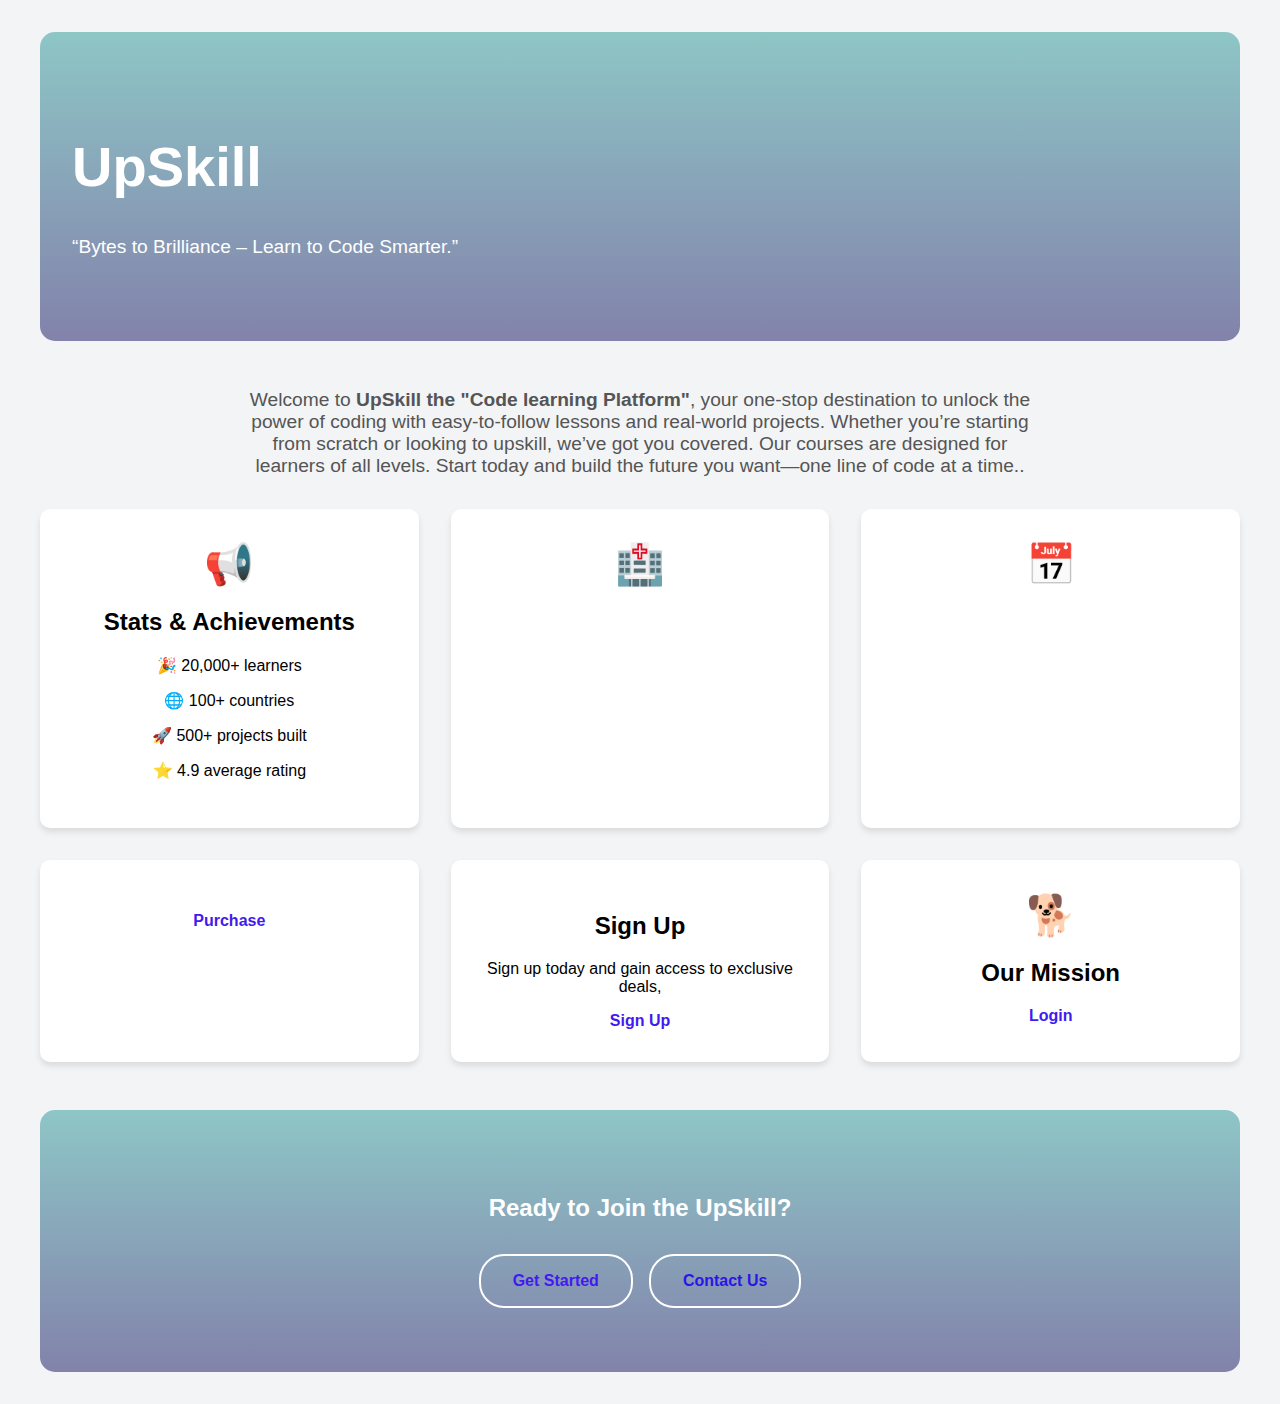
<file: about.html>
<!DOCTYPE html>
<html lang="en">
<head>
  <meta charset="UTF-8" />
  <meta name="viewport" content="width=device-width, initial-scale=1.0"/>
  <title>About Us - UpSkill</title>
  <link rel="stylesheet" href="about.css" />
</head>
<body>

  <div class="about-container">

    <!-- Hero Section -->
    <section class="hero-section">
      <div class="hero-content">
        <h1 class="hero-title">UpSkill</h1>
        <p class="hero-subtitle">“Bytes to Brilliance – Learn to Code Smarter.”</p>
      </div>
    </section>

    <!-- About Description -->
    <p class="about-description">
      Welcome to <strong>UpSkill the "Code learning Platform"</strong>, your one-stop destination to unlock the power of coding with easy-to-follow lessons and real-world projects.
      Whether you’re starting from scratch or looking to upskill, we’ve got you covered.
      Our courses are designed for learners of all levels.
      Start today and build the future you want—one line of code at a time..
    </p>

    <!-- Offerings Grid -->
    <section class="values-grid">
      <div class="value-card">
        <div class="icon">📢</div>
        <h2>Stats & Achievements</h2>
        <p>🎉 20,000+ learners</p>
        <p>🌐 100+ countries</p>
        <p>🚀 500+ projects built</p>
        <p> ⭐ 4.9 average rating
            </p>
      </div>
      <div class="value-card">
        <div class="icon">🏥</div>
        <h2></h2>
        <p></p>
      </div>
      <div class="value-card">
        <div class="icon">📅</div>
        <h2></h2>
        <p></p>
      </div>
    </section>

    <!-- Additional Cards -->
    <section class="values-grid">
      <div class="value-card">
        <div class="icon"></div>
        <h2></h2>
        <p></p>
        <a href="/marketplace" class="cta-button primary">Purchase</a>
      </div>
      <div class="value-card">
        <div class="icon"></div>
        <h2>Sign Up</h2>
        <p>Sign up today and gain access to exclusive deals, </p>
        <a href="/signup" class="cta-button primary">Sign Up</a>
      </div>
      <div class="value-card">
        <div class="icon">🐕</div>
        <h2>Our Mission</h2>
        <p></p>
        <a href="/login" class="cta-button primary">Login</a>
      </div>
    </section>

    <!-- Call to Action -->
    <section class="cta-section">
      <h2>Ready to Join the UpSkill?</h2>
      <div class="cta-buttons">
        <a href="/signup" class="cta-button primary">Get Started</a>
        <a href="/contact" class="cta-button secondary">Contact Us</a>
      </div>
    </section>

  </div>

</body>
</html>
</file>
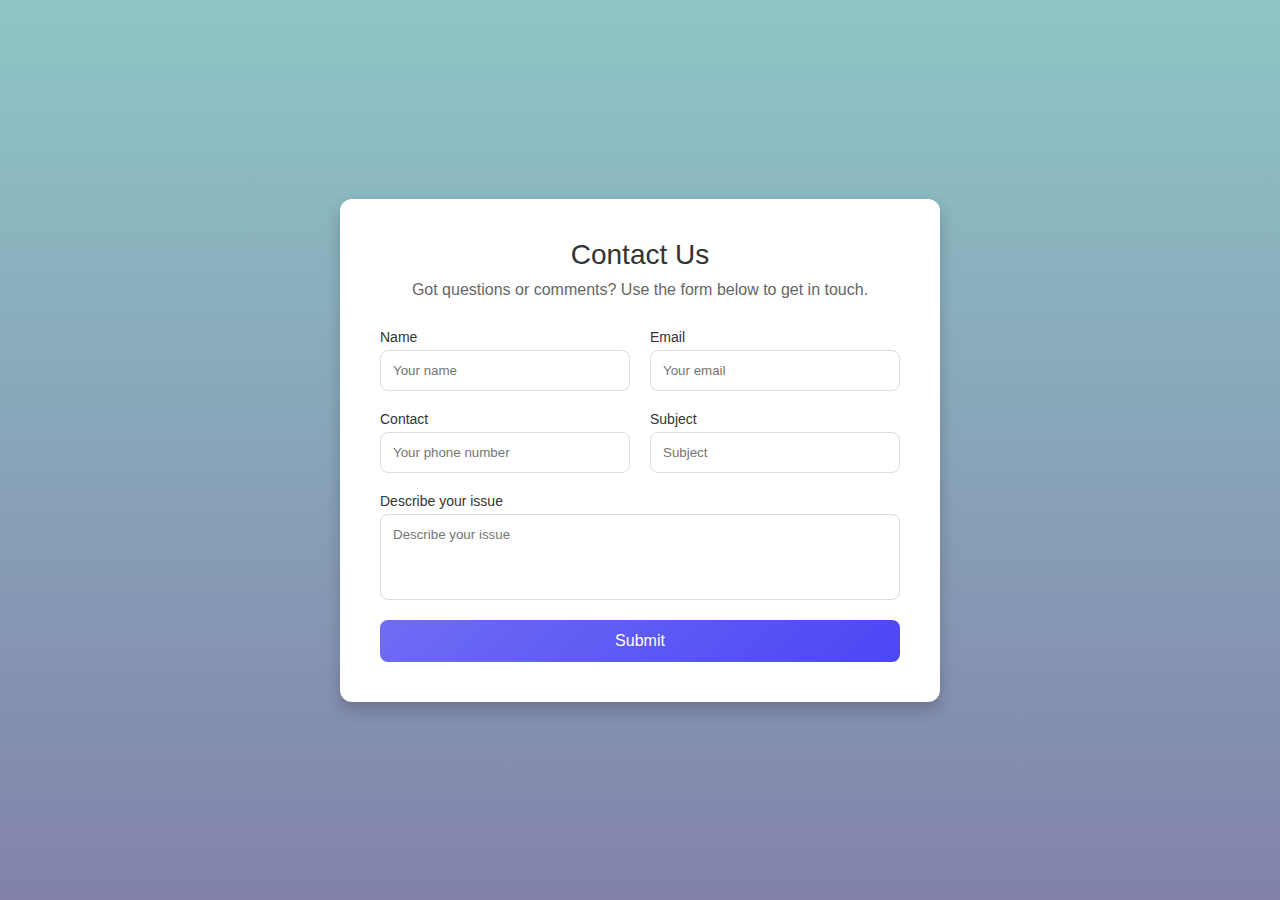
<file: contactus.html>
<html lang="en"></html>
<head>
    <meta name="viewport" content="width=device-width, initial-scale=1.0">
    <link href="contactus.css" rel="stylesheet">
    <title>Contact Form</title>

</head>
<body>

    <div class="form-wrapper">
        <h1 class="title">Contact Us</h1>
        <p class="subtitle">Got questions or comments? Use the form below to get in touch.</p>
        <form class="contact-form">
            <div class="form-row">
                <div class="form-column">
                    <label for="name" class="form-label">Name</label>
                    <input type="text" id="name" placeholder="Your name" class="form-input" required>
                </div>
                <div class="form-column">
                    <label for="email" class="form-label">Email</label>
                    <input type="email" id="email" placeholder="Your email" class="form-input" required>
                </div>
            </div>
            <div class="form-row">
                <div class="form-column">
                    <label for="contact" class="form-label">Contact</label>
                    <input type="tel" id="contact" placeholder="Your phone number" class="form-input" required>
                </div>
                <div class="form-column">
                    <label for="subject" class="form-label">Subject</label>
                    <input type="text" id="subject" placeholder="Subject" class="form-input" required>
                </div>
            </div>
            <div class="form-row">
                <div class="form-column">
                    <label for="issue" class="form-label">Describe your issue</label>
                    <textarea id="issue" placeholder="Describe your issue" rows="4" class="form-textarea" required></textarea>
                </div>
            </div>
            <button type="submit" class="submit-button">Submit</button>
        </form>
    </div>

</body>
</html>
</file>
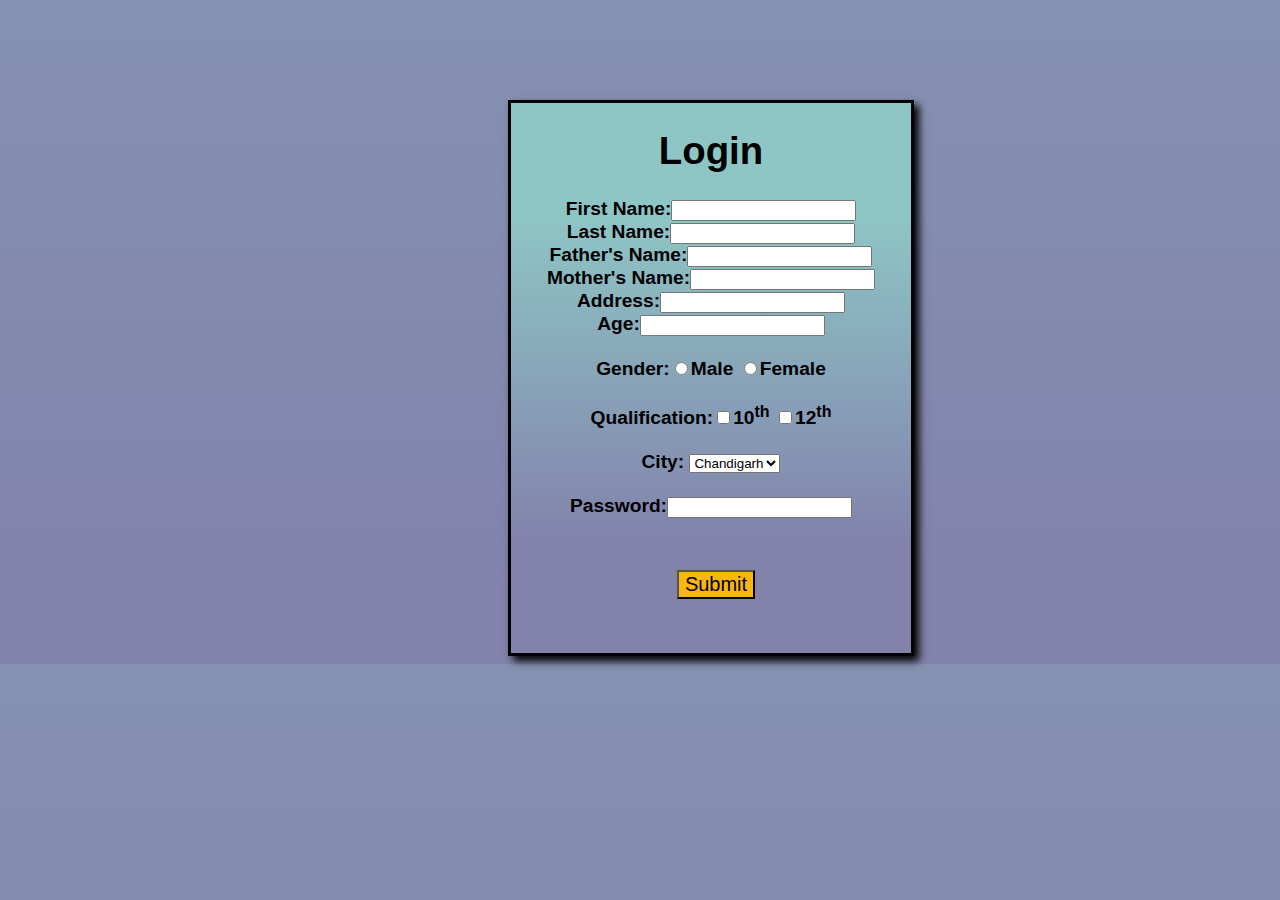
<file: login_page.html>
<!DOCTYPE html>
<html>
<head>
    <title>Login Page</title>
</head>

<style>
    div {
        background-image: linear-gradient(to top, rgb(130, 130, 171) 20%, rgb(142, 198, 198) 80%);
        border: solid black;
        height: 550px;
        width: 400px;
        margin-top: 100px;
        margin-left: 500px;
        box-shadow: 5px 5px 8px;
        justify-content: center;
        font-family: 'Gill Sans', 'Gill Sans MT', Calibri, 'Trebuchet MS', sans-serif;
        font-size: larger;
        text-align: center;
    }

    button {
        margin-top: 30px;
        margin-left: 150px;
        background-color: rgb(249, 182, 13);
    }
</style>

<body style="background-image: linear-gradient(to top, rgb(130, 130, 171) 10%, rgb(142, 198, 198) 400%);height:fit-content">
    <div>
        <h1>Login</h1>
        <b>
            First Name:<input type="text"><br>
            Last Name:<input type="text"><br>
            Father's Name:<input type="text"><br>
            Mother's Name:<input type="text"><br>
            Address:<input type="text"><br>
            Age:<input type="number"><br><br>
            Gender:<input type="radio" name="gender">Male
            <input type="radio" name="gender">Female<br><br>
            Qualification:<input type="checkbox">10<sup>th</sup>
            <input type="checkbox">12<sup>th</sup><br><br>
            City:
            <select>
                <option>Chandigarh</option>
                <option>Mohali</option>
                <option>Panchkula</option>
            </select><br><br>
            Password:<input type="password"><br><br>
            <button style="font-size: 20px;margin-left:10px">Submit</button>
        </b>
    </div>
</body>
</html>
</file>
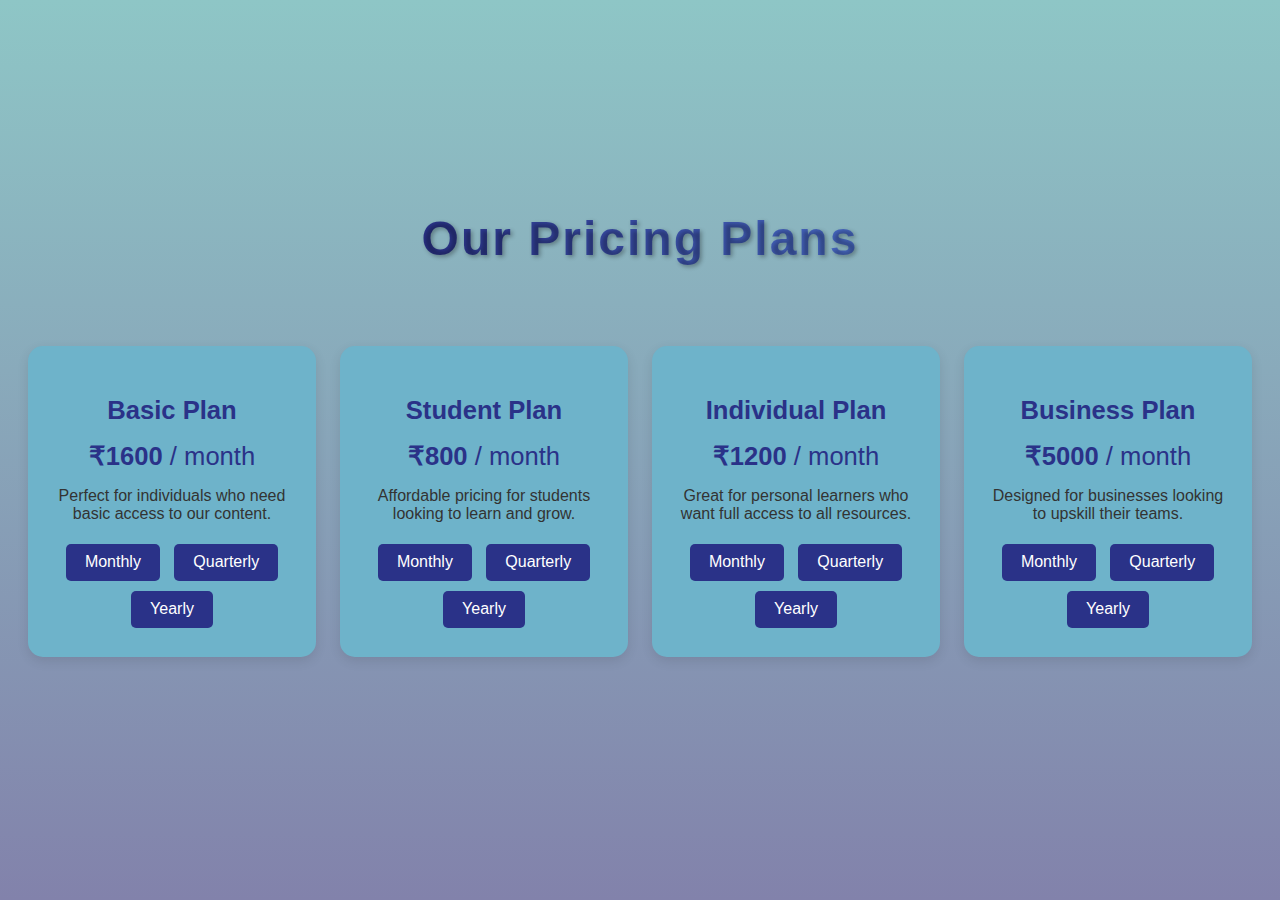
<file: subscriptions.html>
<!DOCTYPE html>
<!-- saved from url=(0138)file:///Users/ruhanisachdeva/Library/Containers/net.whatsapp.WhatsApp/Data/tmp/documents/EC061C3E-9C7C-4B26-A56D-F80E3F3AFCCB/pricing.html -->
<html lang="en"><head><meta http-equiv="Content-Type" content="text/html; charset=UTF-8">
    
    <meta name="viewport" content="width=device-width, initial-scale=1.0">
    <title>Pricing Plans</title>
    <style>
        /* CSS for the pricing cards and buttons */
        body {
            font-family: 'Arial', sans-serif;
            background: linear-gradient(to top, rgb(130, 130, 171) 0%, rgb(142, 198, 198) 100%);
            display: flex;
            align-items: center;
            justify-content: center;
            height: 100vh;
            margin: 0;
            flex-direction: column;
        }

        /* Style for the heading */
        .pricing-heading {
            font-size: 3rem;
            font-weight: 700;
            color: #3e3eb6;
            text-align: center;
            margin-bottom: 3rem;
            background: linear-gradient(to right, #2a3288, #4768c1);
            -webkit-background-clip: text;
            color: transparent;
            text-shadow: 2px 2px 4px rgba(0, 0, 0, 0.3);
            letter-spacing: 2px;
            animation: headingAnimation 2s ease-in-out infinite alternate;
        }

        @keyframes headingAnimation {
            0% {
                transform: translateY(0);
                opacity: 1;
            }
            50% {
                transform: translateY(-10px);
                opacity: 0.8;
            }
            100% {
                transform: translateY(0);
                opacity: 1;
            }
        }

        .pricing-container {
            display: flex;
            gap: 1.5rem;
            justify-content: center;
            padding: 2rem;
        }
        .pricing-card {
            background-color: #6eb3ca;
            border-radius: 15px;
            padding: 1.5rem;
            box-shadow: 0px 4px 12px rgba(0, 0, 0, 0.1);
            text-align: center;
            width: 240px;
            transition: transform 0.3s ease-in-out;
        }
        .pricing-card:hover {
            transform: scale(1.05);
        }
        .pricing-card h3 {
            color: #2a3288;
            font-size: 1.6rem;
            margin-bottom: 1rem;
        }
        .price {
            font-size: 1.6rem;
            color: #2a3288;
            margin: 0.5rem 0;
        }
        .price-value {
            font-weight: bold;
            transition: all 0.3s ease;
        }
        .select-plan-btn {
            background-color: #2a3288;
            color: white;
            border: none;
            padding: 0.6rem 1.2rem;
            margin: 0.3rem;
            border-radius: 5px;
            cursor: pointer;
            transition: background-color 0.3s ease;
            font-size: 1rem;
        }
        .select-plan-btn:hover {
            background-color: #53adbb;
        }
        .select-plan-btn.active {
            background-color: #53adbb;
            font-weight: bold;
        }
        @keyframes priceChange {
            from {
                transform: scale(1.1);
                opacity: 0.8;
            }
            to {
                transform: scale(1);
                opacity: 1;
            }
        }
        .animate-price {
            animation: priceChange 0.3s ease-in-out;
        }
        .pricing-card p {
            font-size: 1rem;
            color: #333;
        }
        .highlight {
            font-size: 1.2rem;
            color: #28a745;
        }
    </style>
</head>
<body>

    <div class="pricing-heading">
        Our Pricing Plans
    </div>

    <div class="pricing-container">
        <div class="pricing-card">
            <h3>Basic Plan</h3>
            <div class="price">
                <span id="basic-price" class="price-value">₹1600</span>
                <span class="price-period">/ month</span>
            </div>
            <p>Perfect for individuals who need basic access to our content.</p>
            <button class="select-plan-btn" data-plan="monthly">Monthly</button>
            <button class="select-plan-btn" data-plan="quarterly">Quarterly</button>
            <button class="select-plan-btn" data-plan="yearly">Yearly</button>
        </div>

        <div class="pricing-card">
            <h3>Student Plan</h3>
            <div class="price">
                <span id="student-price" class="price-value">₹800</span>
                <span class="price-period">/ month</span>
            </div>
            <p>Affordable pricing for students looking to learn and grow.</p>
            <button class="select-plan-btn" data-plan="monthly">Monthly</button>
            <button class="select-plan-btn" data-plan="quarterly">Quarterly</button>
            <button class="select-plan-btn" data-plan="yearly">Yearly</button>
        </div>

        <div class="pricing-card">
            <h3>Individual Plan</h3>
            <div class="price">
                <span id="individual-price" class="price-value">₹1200</span>
                <span class="price-period">/ month</span>
            </div>
            <p>Great for personal learners who want full access to all resources.</p>
            <button class="select-plan-btn" data-plan="monthly">Monthly</button>
            <button class="select-plan-btn" data-plan="quarterly">Quarterly</button>
            <button class="select-plan-btn" data-plan="yearly">Yearly</button>
        </div>

        <div class="pricing-card">
            <h3>Business Plan</h3>
            <div class="price">
                <span id="business-price" class="price-value">₹5000</span>
                <span class="price-period">/ month</span>
            </div>
            <p>Designed for businesses looking to upskill their teams.</p>
            <button class="select-plan-btn" data-plan="monthly">Monthly</button>
            <button class="select-plan-btn" data-plan="quarterly">Quarterly</button>
            <button class="select-plan-btn" data-plan="yearly">Yearly</button>
        </div>
    </div>

    <script>
        document.addEventListener('DOMContentLoaded', function() {
            const prices = {
                monthly: {
                    basic: 1600,
                    student: 800,
                    individual: 1200,
                    business: 5000
                },
                quarterly: {
                    basic: 4500, // 10% discount
                    student: 2250,
                    individual: 3300,
                    business: 13500
                },
                yearly: {
                    basic: 16000, // 20% discount
                    student: 8000,
                    individual: 12000,
                    business: 48000
                }
            };

            function updatePrices(plan) {
                const basicPriceElement = document.getElementById('basic-price');
                const studentPriceElement = document.getElementById('student-price');
                const individualPriceElement = document.getElementById('individual-price');
                const businessPriceElement = document.getElementById('business-price');

                basicPriceElement.textContent = ₹{prices[plan].basic};
                studentPriceElement.textContent = ₹{prices[plan].student};
                individualPriceElement.textContent = ₹{prices[plan].individual};
                businessPriceElement.textContent = ₹{prices[plan].business};
                
                // Animate the price change
                basicPriceElement.classList.add('animate-price');
                studentPriceElement.classList.add('animate-price');
                individualPriceElement.classList.add('animate-price');
                businessPriceElement.classList.add('animate-price');

                setTimeout(() => {
                    basicPriceElement.classList.remove('animate-price');
                    studentPriceElement.classList.remove('animate-price');
                    individualPriceElement.classList.remove('animate-price');
                    businessPriceElement.classList.remove('animate-price');
                }, 300);
            }

            const buttons = document.querySelectorAll('.select-plan-btn');

            buttons.forEach(button => {
                button.addEventListener('click', function() {
                    const plan = button.getAttribute('data-plan');
                    updatePrices(plan);

                    buttons.forEach(btn => btn.classList.remove('active'));
                    button.classList.add('active');
                });
            });

            // Set default prices to monthly
            updatePrices('monthly');
        });
    </script>


</body></html>
</file>
<file: about.css>
body {
    margin: 0;
    font-family: 'Segoe UI', Tahoma, Geneva, Verdana, sans-serif;
    background-color: #f3f4f6;
  }
  
  .about-container {
    max-width: 1200px;
    margin: 0 auto;
    padding: 2rem;
  }
  
  .hero-section {
    background-image: linear-gradient(to top, rgb(130, 130, 171) 0%, rgb(142, 198, 198) 100%);
                url('/path-to-images/animal-hero.jpg') center/cover;
    color: white;
    padding: 4rem 2rem;
    border-radius: 15px;
    margin-bottom: 3rem;
  }
  
  .hero-title {
    font-size: 3.5rem;
    font-weight: 800;
  }
  
  .hero-subtitle {
    font-size: 1.2rem;
    margin-top: 1rem;
  }
  
  .about-description {
    text-align: center;
    font-size: 1.2rem;
    color: #555;
    max-width: 800px;
    margin: 0 auto 2rem;
  }
  
  .values-grid {
    display: grid;
    grid-template-columns: repeat(auto-fit, minmax(300px, 1fr));
    gap: 2rem;
    margin-top: 2rem;
  }
  
  .value-card {
    background: white;
    padding: 2rem;
    border-radius: 10px;
    box-shadow: 0 4px 6px rgba(0, 0, 0, 0.1);
    text-align: center;
    transition: transform 0.3s ease;
  }
  
  .value-card:hover {
    transform: translateY(-5px);
  }
  
  .icon {
    font-size: 2.5rem;
    margin-bottom: 1rem;
  }
  
  .cta-section {
    background-image: linear-gradient(to top, rgb(130, 130, 171) 0%, rgb(142, 198, 198) 100%);
    color: white;
    padding: 4rem 2rem;
    border-radius: 15px;
    margin-top: 3rem;
    text-align: center;
  }
  
  .cta-buttons {
    display: flex;
    gap: 1rem;
    justify-content: center;
    margin-top: 2rem;
    flex-wrap: wrap;
  }
  
  .cta-button {
    padding: 1rem 2rem;
    border-radius: 25px;
    text-decoration: none;
    font-weight: 600;
    transition: all 0.3s ease;
  }
  
  .cta-button.primary {
    border: 2px solid white;
    color: #421af1;
  }
  
  .cta-button.secondary {
    border: 2px solid white;
    color: rgb(45, 20, 230);
  }
  
  .cta-button:hover {
    transform: translateY(-2px);
    box-shadow: 0 5px 15px rgba(0, 0, 0, 0.2);
  }
  
  @media (max-width: 768px) {
    .cta-buttons {
      flex-direction: column;
      align-items: center;
    }
  }
</file>
<file: contactus.css>
*,
*:before,
*:after{
    padding: 0;
    margin: 0;
    box-sizing: border-box;
    font-family: "Poppins", sans-serif;
    font-weight: 500;
    
}
body{
    height: 100vh;
    background: radial-gradient(circle, #f4f7f6, #d9e2e3);
    display: flex;
    align-items: center;
    justify-content: center;
    background-image: linear-gradient(to top, rgb(130, 130, 171) 0%, rgb(142, 198, 198) 100%);
}
.form-wrapper{
    background-color: #ffffff;
    width: 90%;
    max-width: 600px;
    padding: 40px;
    border-radius: 12px;
    box-shadow: 0 8px 16px rgba(0, 0, 0, 0.2);
    animation: fadeIn 1s ease-out;
}
.title{
    font-size: 28px;
    text-align: center;
    color: #333;
    margin-bottom: 10px;
}
.subtitle{
    text-align: center;
    color: #666;
    font-size: 16px;
    margin-bottom: 30px;
}
.contact-form{
    width: 100%;
}

.form-row{
    display: flex;
    flex-wrap: wrap;
    gap: 20px;
    margin-bottom: 20px;
}
.form-column{
    flex: 1;
    min-width: 250px;
}
.form-label{
    display: block;
    color: #333;
    font-size: 14px;
    margin-bottom: 5px;
}
.form-input,
.form-textarea{
    width: 100%;
    padding: 12px;
    border-radius: 8px;
    border: 1px solid #ddd;
    transition: border-color 0.3s, transform 0.3s;
}
.form-input:focus,
.form-textarea:focus{
    border-color: #6f6df4;
    outline: none;
    transform: scale(1.02);
}
.form-textarea{
    resize: none;
}
.submit-button{
    display: block;
    width: 100%;
    padding: 12px;
    background: linear-gradient(135deg, #6f6df4, #4c46f5);
    color: #fff;
    border: none;
    border-radius: 8px;
    font-size: 16px;
    cursor: pointer;
    transition: background 0.3s, transform 0.3s;
}
.submit-button:hover{
    background: linear-gradient(135deg, #4c46f5, #6f6df4);
    transform: scale(1.05);
}

@keyframes fadeIn{
    from{
        opacity: 0;
        transform: translateY(-20px);
    }
    to{
        opacity: 1;
        transform: translateY(0);
    }
}

@media (max-width: 768px){
    .form-wrapper{
        padding: 30px;
    }
    .title{
        font-size: 24px;
    }
    .subtitle{
        font-size: 14px;
    }
    .form-row{
        flex-direction: column;
    }
}

@media (max-width: 540px){
    .form-wrapper{
        padding: 20px;
    }
    .title{
        font-size: 20px;
    }
    .subtitle{
        font-size: 12px;
    }
    .form-row{
        flex-direction: column;
        gap: 15px;
    }
    .form-column{
        min-width: 100%;
    }
    .form-label{
        font-size: 12px;
    }
    .form-input,
    .form-textarea{
        padding: 10px;
    }
    .submit-button{
        padding: 10px;
        font-size: 14px;
    }
}
</file>
